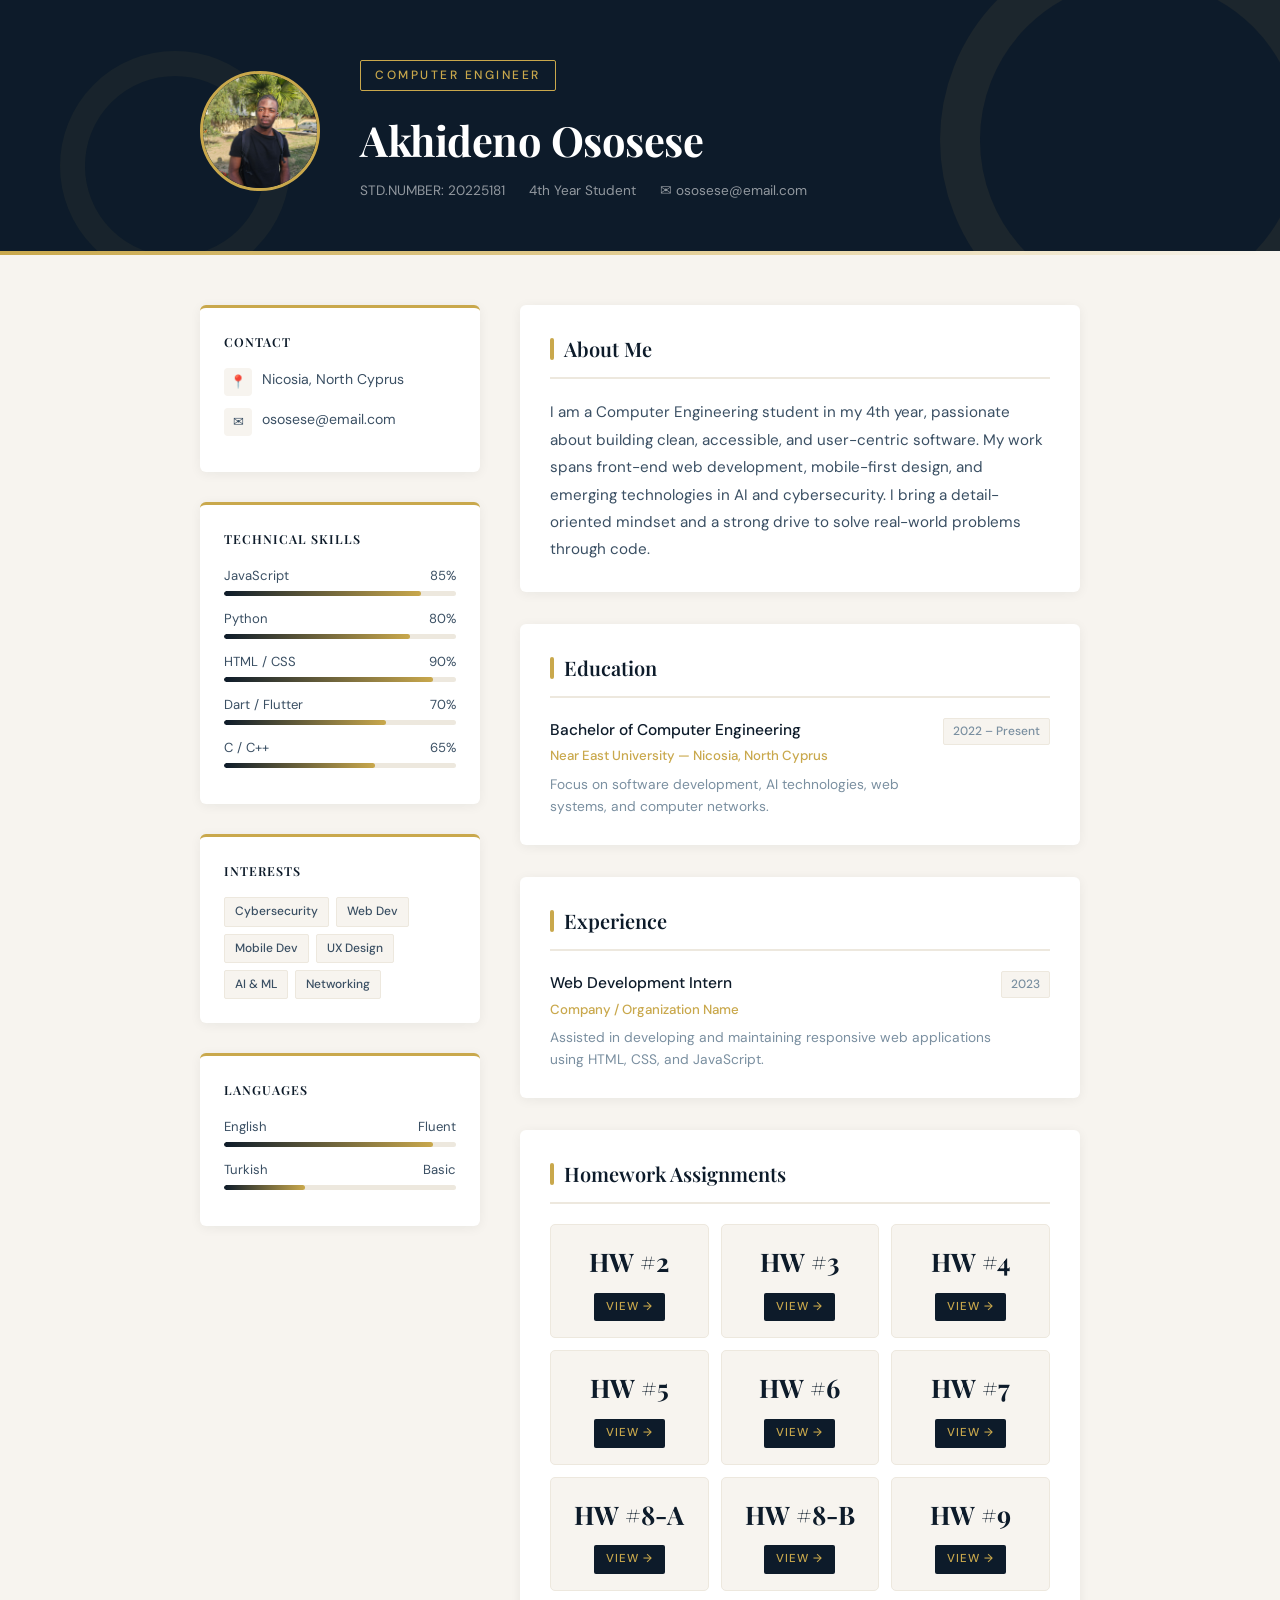
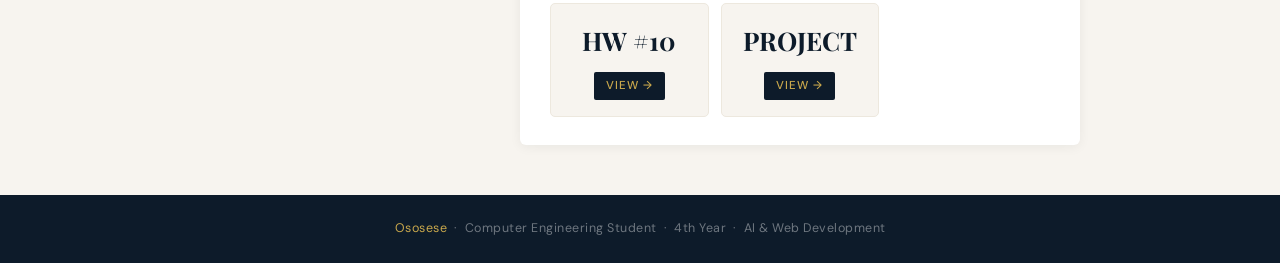
<file: index.html>
<!doctype html>
<html lang="en">
<head>
  <meta charset="UTF-8" />
  <meta name="viewport" content="width=device-width, initial-scale=1.0" />
  <title>Ososese | Computer Engineer</title>
  <link href="https://fonts.googleapis.com/css2?family=Playfair+Display:wght@400;600;700&family=DM+Sans:wght@300;400;500&display=swap" rel="stylesheet" />
  <style>
    :root {
      --gold: #C9A84C;
      --gold-light: #E8D5A3;
      --navy: #0D1B2A;
      --navy-mid: #1A2E42;
      --navy-light: #243B55;
      --cream: #F7F4EF;
      --cream-dark: #EDE8DE;
      --text-dark: #0D1B2A;
      --text-mid: #3A4F63;
      --text-muted: #7A8FA0;
      --white: #ffffff;
    }

    * { margin: 0; padding: 0; box-sizing: border-box; }

    body {
      font-family: 'DM Sans', sans-serif;
      background: var(--cream);
      color: var(--text-dark);
      line-height: 1.6;
    }

    /* ── HEADER ── */
    header {
      background: var(--navy);
      color: var(--white);
      padding: 0;
      position: relative;
      overflow: hidden;
    }

    header::before {
      content: '';
      position: absolute;
      top: -60px; right: -60px;
      width: 320px; height: 320px;
      border-radius: 50%;
      border: 40px solid rgba(201,168,76,0.08);
    }

    header::after {
      content: '';
      position: absolute;
      bottom: -30px; left: 60px;
      width: 180px; height: 180px;
      border-radius: 50%;
      border: 25px solid rgba(201,168,76,0.06);
    }

    .header-inner {
      max-width: 960px;
      margin: 0 auto;
      padding: 60px 40px 50px;
      display: flex;
      align-items: center;
      gap: 40px;
      position: relative;
      z-index: 1;
    }

    .avatar-wrap {
      flex: 0 0 120px;
    }

    .avatar {
      width: 120px; height: 120px;
      border-radius: 50%;
      border: 3px solid var(--gold);
      object-fit: cover;
      display: block;
      background: var(--navy-light);
    }

    .avatar-initials {
      width: 120px; height: 120px;
      border-radius: 50%;
      border: 3px solid var(--gold);
      background: var(--navy-light);
      display: flex; align-items: center; justify-content: center;
      font-family: 'Playfair Display', serif;
      font-size: 2.2rem;
      color: var(--gold);
      font-weight: 600;
    }

    .header-text { flex: 1; }

    .header-text h1 {
      font-family: 'Playfair Display', serif;
      font-size: 2.6rem;
      font-weight: 700;
      letter-spacing: -0.5px;
      color: var(--white);
      margin-bottom: 6px;
    }

    .title-tag {
      display: inline-block;
      font-size: 0.75rem;
      font-weight: 500;
      letter-spacing: 2.5px;
      text-transform: uppercase;
      color: var(--gold);
      border: 1px solid var(--gold);
      padding: 5px 14px;
      border-radius: 2px;
      margin-bottom: 16px;
    }

    .header-meta {
      display: flex;
      gap: 24px;
      flex-wrap: wrap;
      font-size: 0.85rem;
      color: rgba(255,255,255,0.55);
    }

    .header-meta span { display: flex; align-items: center; gap: 6px; }

    /* ── GOLD DIVIDER ── */
    .gold-bar {
      height: 4px;
      background: linear-gradient(90deg, var(--gold) 0%, var(--gold-light) 60%, transparent 100%);
    }

    /* ── LAYOUT ── */
    .page {
      max-width: 960px;
      margin: 0 auto;
      padding: 50px 40px;
      display: grid;
      grid-template-columns: 280px 1fr;
      gap: 40px;
      align-items: start;
    }

    /* ── SIDEBAR ── */
    .sidebar { display: flex; flex-direction: column; gap: 30px; }

    .side-card {
      background: var(--white);
      border-radius: 6px;
      padding: 24px;
      border-top: 3px solid var(--gold);
      box-shadow: 0 2px 12px rgba(13,27,42,0.06);
    }

    .side-card h3 {
      font-family: 'Playfair Display', serif;
      font-size: 1rem;
      font-weight: 600;
      color: var(--navy);
      margin-bottom: 16px;
      text-transform: uppercase;
      letter-spacing: 1px;
      font-size: 0.78rem;
    }

    .contact-item {
      display: flex;
      align-items: flex-start;
      gap: 10px;
      margin-bottom: 12px;
      font-size: 0.88rem;
      color: var(--text-mid);
    }

    .contact-icon {
      width: 28px; height: 28px;
      border-radius: 4px;
      background: var(--cream);
      display: flex; align-items: center; justify-content: center;
      flex: 0 0 28px;
      font-size: 13px;
    }

    .skill-bar-wrap { margin-bottom: 12px; }

    .skill-label {
      display: flex;
      justify-content: space-between;
      font-size: 0.82rem;
      color: var(--text-mid);
      margin-bottom: 5px;
    }

    .skill-bar {
      height: 5px;
      background: var(--cream-dark);
      border-radius: 99px;
      overflow: hidden;
    }

    .skill-fill {
      height: 100%;
      background: linear-gradient(90deg, var(--navy) 0%, var(--gold) 100%);
      border-radius: 99px;
    }

    .tag-list { display: flex; flex-wrap: wrap; gap: 7px; }

    .tag {
      font-size: 0.75rem;
      padding: 4px 10px;
      border-radius: 2px;
      background: var(--cream);
      color: var(--text-mid);
      border: 1px solid var(--cream-dark);
      font-weight: 500;
    }

    /* ── MAIN CONTENT ── */
    .main { display: flex; flex-direction: column; gap: 32px; }

    .section {
      background: var(--white);
      border-radius: 6px;
      padding: 28px 30px;
      box-shadow: 0 2px 12px rgba(13,27,42,0.06);
    }

    .section-title {
      font-family: 'Playfair Display', serif;
      font-size: 1.25rem;
      font-weight: 600;
      color: var(--navy);
      margin-bottom: 20px;
      padding-bottom: 12px;
      border-bottom: 2px solid var(--cream-dark);
      display: flex;
      align-items: center;
      gap: 10px;
    }

    .section-title::before {
      content: '';
      width: 4px; height: 22px;
      background: var(--gold);
      border-radius: 2px;
      display: block;
    }

    .about-text {
      font-size: 0.95rem;
      color: var(--text-mid);
      line-height: 1.8;
    }

    /* Timeline items */
    .timeline-item {
      display: grid;
      grid-template-columns: 1fr auto;
      gap: 8px;
      margin-bottom: 22px;
      padding-bottom: 22px;
      border-bottom: 1px solid var(--cream-dark);
      position: relative;
    }

    .timeline-item:last-child { border-bottom: none; margin-bottom: 0; padding-bottom: 0; }

    .item-title {
      font-weight: 500;
      font-size: 0.97rem;
      color: var(--navy);
      margin-bottom: 3px;
    }

    .item-org {
      font-size: 0.83rem;
      color: var(--gold);
      font-weight: 500;
      margin-bottom: 6px;
    }

    .item-desc {
      font-size: 0.86rem;
      color: var(--text-muted);
      line-height: 1.6;
    }

    .item-date {
      font-size: 0.75rem;
      font-weight: 500;
      color: var(--text-muted);
      white-space: nowrap;
      background: var(--cream);
      padding: 3px 9px;
      border-radius: 2px;
      height: fit-content;
      border: 1px solid var(--cream-dark);
    }

    /* Homework grid */
    .hw-grid {
      display: grid;
      grid-template-columns: repeat(auto-fill, minmax(130px, 1fr));
      gap: 12px;
    }

    .hw-card {
      background: var(--cream);
      border: 1px solid var(--cream-dark);
      border-radius: 5px;
      padding: 16px 12px;
      text-align: center;
      transition: all 0.2s;
    }

    .hw-card:hover {
      border-color: var(--gold);
      transform: translateY(-2px);
      box-shadow: 0 4px 14px rgba(13,27,42,0.08);
    }

    .hw-num {
      font-family: 'Playfair Display', serif;
      font-size: 1.6rem;
      font-weight: 700;
      color: var(--navy);
      margin-bottom: 10px;
    }

    .hw-link {
      display: inline-block;
      background: var(--navy);
      color: var(--gold);
      text-decoration: none;
      font-size: 0.72rem;
      font-weight: 500;
      letter-spacing: 1px;
      padding: 5px 12px;
      border-radius: 2px;
      transition: background 0.2s;
    }

    .hw-link:hover { background: var(--navy-light); }

    .hw-coming {
      display: inline-block;
      background: var(--cream-dark);
      color: var(--text-muted);
      font-size: 0.72rem;
      font-weight: 500;
      letter-spacing: 1px;
      padding: 5px 12px;
      border-radius: 2px;
    }

    /* Footer */
    footer {
      background: var(--navy);
      color: rgba(255,255,255,0.4);
      text-align: center;
      padding: 24px;
      font-size: 0.78rem;
      letter-spacing: 0.5px;
    }

    footer span { color: var(--gold); }

    @media (max-width: 720px) {
      .page { grid-template-columns: 1fr; padding: 30px 20px; }
      .header-inner { flex-direction: column; align-items: flex-start; padding: 40px 24px 36px; }
      .header-text h1 { font-size: 2rem; }
      .hw-grid { grid-template-columns: repeat(3, 1fr); }
    }
  </style>
</head>
<body>

<header>
  <div class="header-inner">
    <div class="avatar-wrap">
  <img src="assets\se.jpg" alt="Profile Photo" class="avatar">
</div>

    <div class="header-text">
      <div class="title-tag">Computer Engineer</div>
      <h1>Akhideno Ososese</h1>
      <div class="header-meta">
        <span>STD.NUMBER: 20225181</span>
        <span> 4th Year Student</span>
        <span>✉ ososese@email.com</span>
      </div>
    </div>
  </div>
</header>
<div class="gold-bar"></div>

<div class="page">

  <!-- SIDEBAR -->
  <aside class="sidebar">

    <div class="side-card">
      <h3>Contact</h3>
      <div class="contact-item">
        <div class="contact-icon">📍</div>
        <div>Nicosia, North Cyprus</div>
      </div>
      <div class="contact-item">
        <div class="contact-icon">✉</div>
        <div>ososese@email.com</div>
      </div>
      
    </div>

    <div class="side-card">
      <h3>Technical Skills</h3>
      <div class="skill-bar-wrap">
        <div class="skill-label"><span>JavaScript</span><span>85%</span></div>
        <div class="skill-bar"><div class="skill-fill" style="width:85%"></div></div>
      </div>
      <div class="skill-bar-wrap">
        <div class="skill-label"><span>Python</span><span>80%</span></div>
        <div class="skill-bar"><div class="skill-fill" style="width:80%"></div></div>
      </div>
      <div class="skill-bar-wrap">
        <div class="skill-label"><span>HTML / CSS</span><span>90%</span></div>
        <div class="skill-bar"><div class="skill-fill" style="width:90%"></div></div>
      </div>
      <div class="skill-bar-wrap">
        <div class="skill-label"><span>Dart / Flutter</span><span>70%</span></div>
        <div class="skill-bar"><div class="skill-fill" style="width:70%"></div></div>
      </div>
      <div class="skill-bar-wrap">
        <div class="skill-label"><span>C / C++</span><span>65%</span></div>
        <div class="skill-bar"><div class="skill-fill" style="width:65%"></div></div>
      </div>
    </div>

    <div class="side-card">
      <h3>Interests</h3>
      <div class="tag-list">
        <span class="tag">Cybersecurity</span>
        <span class="tag">Web Dev</span>
        <span class="tag">Mobile Dev</span>
        <span class="tag">UX Design</span>
        <span class="tag">AI & ML</span>
        <span class="tag">Networking</span>
      </div>
    </div>

    <div class="side-card">
      <h3>Languages</h3>
      <div class="skill-bar-wrap">
        <div class="skill-label"><span>English</span><span>Fluent</span></div>
        <div class="skill-bar"><div class="skill-fill" style="width:90%"></div></div>
      </div>
      
      <div class="skill-bar-wrap">
        <div class="skill-label"><span>Turkish</span><span>Basic</span></div>
        <div class="skill-bar"><div class="skill-fill" style="width:35%"></div></div>
      </div>
    </div>

  </aside>

  <!-- MAIN -->
  <main class="main">

    <div class="section">
      <div class="section-title">About Me</div>
      <p class="about-text">
        I am a Computer Engineering student in my 4th year, passionate about building clean, accessible, and user-centric software. My work spans front-end web development, mobile-first design, and emerging technologies in AI and cybersecurity. I bring a detail-oriented mindset and a strong drive to solve real-world problems through code.
      </p>
    </div>

    <div class="section">
      <div class="section-title">Education</div>
      <div class="timeline-item">
        <div>
          <div class="item-title">Bachelor of Computer Engineering</div>
          <div class="item-org">Near East University — Nicosia, North Cyprus</div>
          <div class="item-desc">Focus on software development, AI technologies, web systems, and computer networks.</div>
        </div>
        <div class="item-date">2022 – Present</div>
      </div>
      
    </div>

    <div class="section">
      <div class="section-title">Experience</div>
     
      <div class="timeline-item">
        <div>
          <div class="item-title">Web Development Intern</div>
          <div class="item-org">Company / Organization Name</div>
          <div class="item-desc">Assisted in developing and maintaining responsive web applications using HTML, CSS, and JavaScript.</div>
        </div>
        <div class="item-date">2023</div>
      </div>
    </div>

    <div class="section">
      <div class="section-title">Homework Assignments</div>
      <div class="hw-grid">
        <div class="hw-card">
          <div class="hw-num">HW #2</div>
          <a href="hw2/006-HW-2.pdf" class="hw-link">VIEW →</a>
        </div>
        <div class="hw-card">
          <div class="hw-num">HW #3</div>
          <a href="hw3/006-HW-3.pdf" class="hw-link">VIEW →</a>
        </div>
        <div class="hw-card">
          <div class="hw-num">HW #4</div>
          <a href="hw4/006-HW-4.pdf" class="hw-link">VIEW →</a>
        </div>
        <div class="hw-card">
          <div class="hw-num">HW #5</div>
          <a href="hw5/006-HW-5.pdf" class="hw-link">VIEW →</a>
        </div>
        <div class="hw-card">
          <div class="hw-num">HW #6</div>
          <a href="hw6/006-HW-6.pdf" class="hw-link">VIEW →</a>
        </div>
        <div class="hw-card">
          <div class="hw-num">HW #7</div>
          <a href="hw7/006-HW-7.pdf" class="hw-link">VIEW →</a>
        </div>
        <div class="hw-card">
          <div class="hw-num">HW #8-A</div>
          <a href="hw8/movie8.html" class="hw-link">VIEW →</a>
        </div>
        <div class="hw-card">
          <div class="hw-num">HW #8-B</div>
          <a href="hw8/analysis.html" class="hw-link">VIEW →</a>
        </div>
        <div class="hw-card">
          <div class="hw-num">HW #9</div>
          <a href="hw9/form9.html" class="hw-link">VIEW →</a>
        </div>
        <div class="hw-card">
          <div class="hw-num">HW #10</div>
          <a href="hw10/survey.html" class="hw-link">VIEW →</a>
        </div>
        <div class="hw-card">
          <div class="hw-num">PROJECT</div>
          <a href="project/project.html" class="hw-link">VIEW →</a>
        </div>
      </div>
    </div>

  </main>
</div>

<footer>
  <p><span>Ososese</span> &nbsp;·&nbsp; Computer Engineering Student &nbsp;·&nbsp; 4th Year &nbsp;·&nbsp; AI & Web Development</p>
</footer>

</body>
</html>
</file>
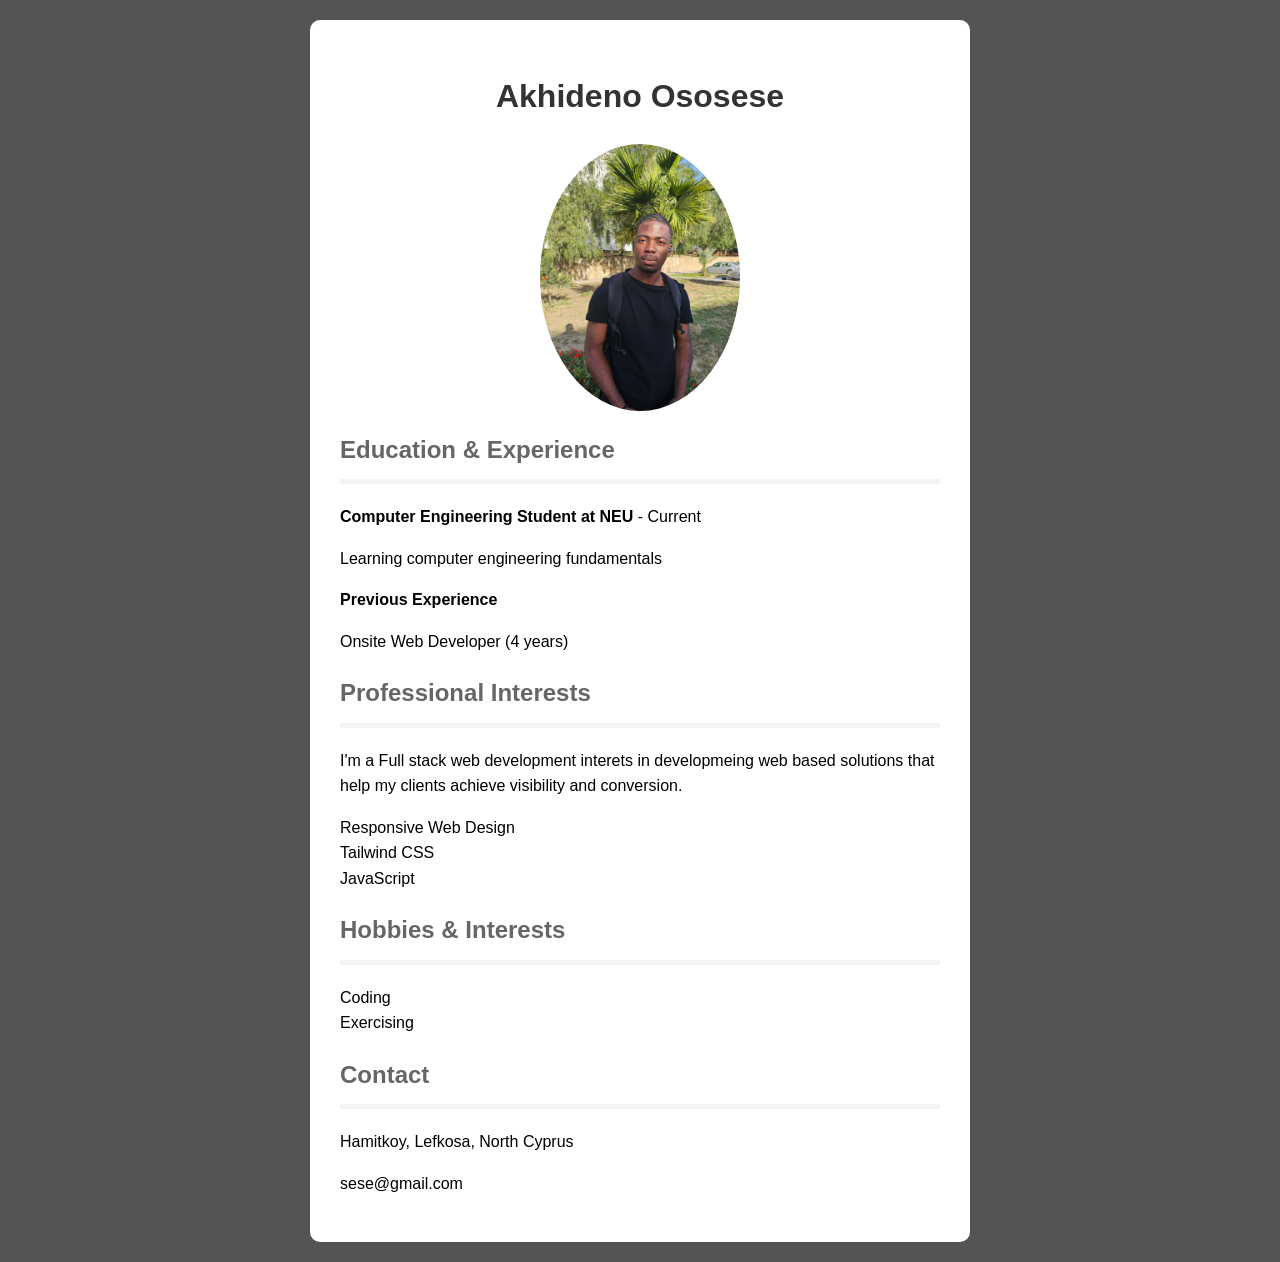
<file: hw1/index.html>
<!doctype html>
<html lang="en">
  <head>
    <meta charset="UTF-8" />
    <meta name="viewport" content="width=device-width, initial-scale=1.0" />
    <title>HomePage</title>
    <link rel="stylesheet" href="style.css" />
  </head>
  <body>
    <div class="container">
      <h1>Akhideno Ososese</h1>

      <img src="assets\se.jpg" alt="Mohd Abdurehman - Profile Photo" />

      <h2>Education & Experience</h2>
      <p><b>Computer Engineering Student at NEU</b> - Current</p>
      <p>Learning computer engineering fundamentals</p>
      <p><b>Previous Experience</b></p>
      <p>Onsite Web Developer (4 years)</p>

      <h2>Professional Interests</h2>
      <p>
        I'm a Full stack web development interets in developmeing web based solutions that help my clients achieve visibility and conversion.
      </p>
      <ul>
        <li>Responsive Web Design</li>
        <li>Tailwind CSS</li>
        <li>JavaScript</li>
      </ul>

      <h2>Hobbies & Interests</h2>
      <ul>
        <li>Coding</li>
        <li>Exercising</li>
      </ul>

      <h2>Contact</h2>
      <p>Hamitkoy, Lefkosa, North Cyprus</p>
      <p>sese@gmail.com</p>
    </div>
  </body>
</html>
</file>
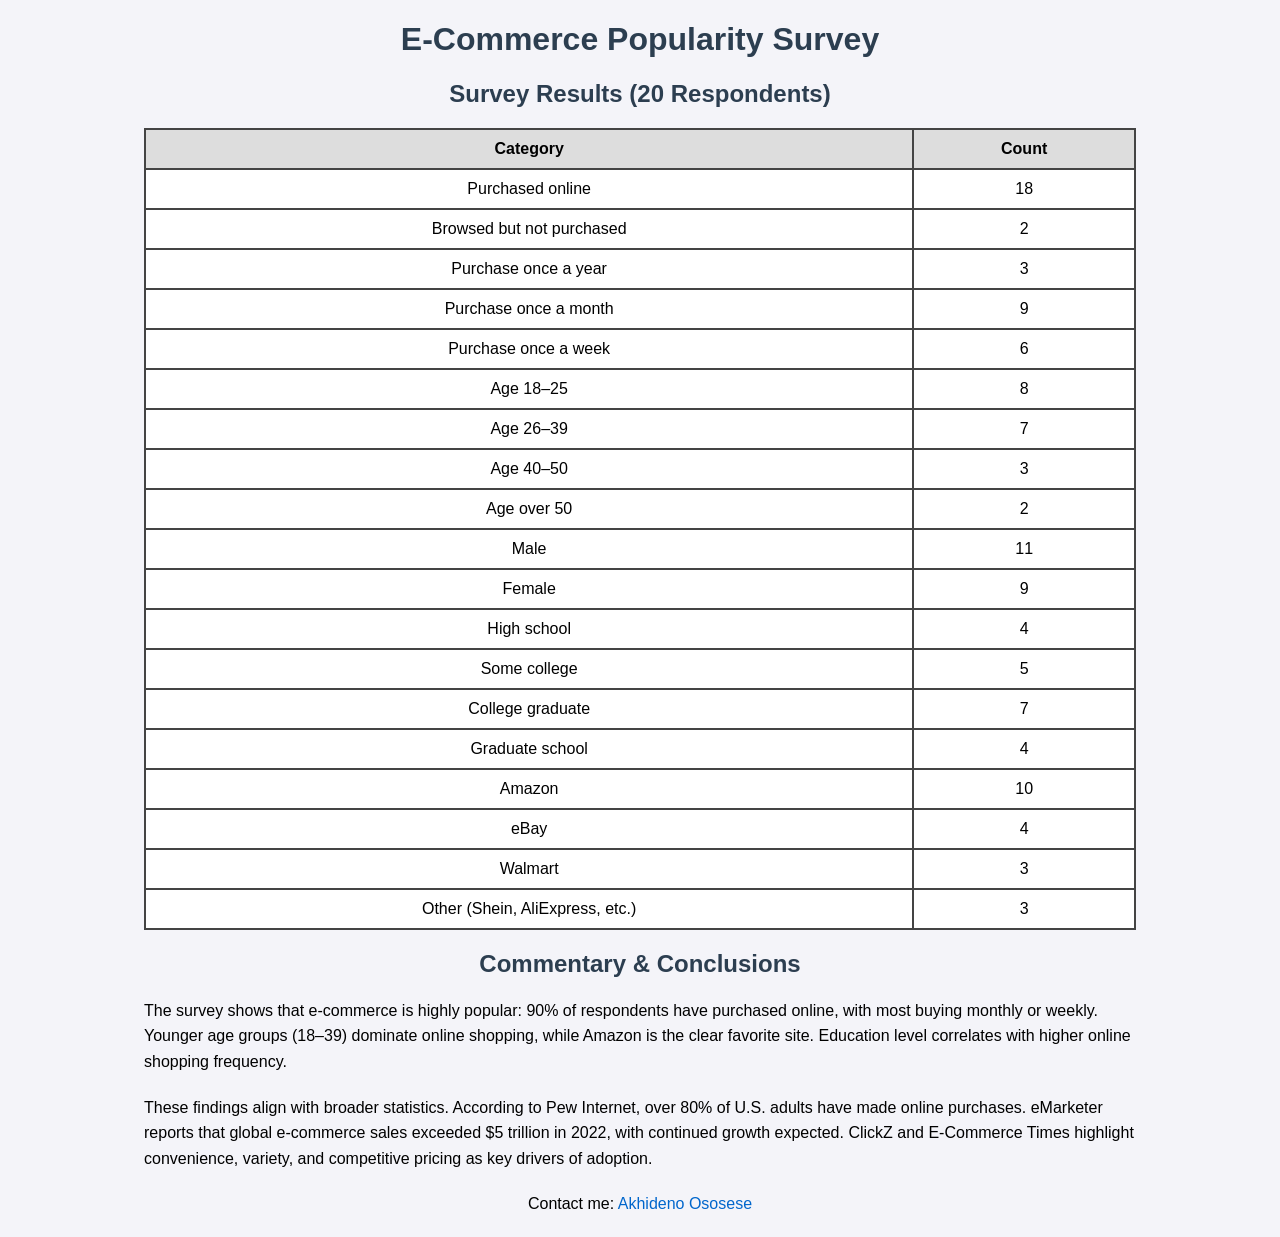
<file: hw10/survey.html>
<!DOCTYPE html>
<html lang="en">
<head>
  <meta charset="UTF-8">
  <title>E-Commerce Popularity Survey</title>
  <style>
    body {
      font-family: Arial, sans-serif;
      background-color: #f4f4f9;
      margin: 20px;
    }
    h1, h2 {
      text-align: center;
      color: #2c3e50;
    }
    table {
      width: 80%;
      margin: 20px auto;
      border-collapse: collapse;
      background-color: #ffffff;
    }
    th, td {
      border: 2px solid #444;
      padding: 10px;
      text-align: center;
    }
    th {
      background-color: #ddd;
    }
    p {
      width: 80%;
      margin: 20px auto;
      line-height: 1.6;
    }
    a {
      color: #0066cc;
      text-decoration: none;
    }
    a:hover {
      text-decoration: underline;
    }
  </style>
</head>
<body>
  <h1>E-Commerce Popularity Survey</h1>
  <h2>Survey Results (20 Respondents)</h2>

  <table>
    <tr><th>Category</th><th>Count</th></tr>
    <tr><td>Purchased online</td><td>18</td></tr>
    <tr><td>Browsed but not purchased</td><td>2</td></tr>
    <tr><td>Purchase once a year</td><td>3</td></tr>
    <tr><td>Purchase once a month</td><td>9</td></tr>
    <tr><td>Purchase once a week</td><td>6</td></tr>
    <tr><td>Age 18–25</td><td>8</td></tr>
    <tr><td>Age 26–39</td><td>7</td></tr>
    <tr><td>Age 40–50</td><td>3</td></tr>
    <tr><td>Age over 50</td><td>2</td></tr>
    <tr><td>Male</td><td>11</td></tr>
    <tr><td>Female</td><td>9</td></tr>
    <tr><td>High school</td><td>4</td></tr>
    <tr><td>Some college</td><td>5</td></tr>
    <tr><td>College graduate</td><td>7</td></tr>
    <tr><td>Graduate school</td><td>4</td></tr>
    <tr><td>Amazon</td><td>10</td></tr>
    <tr><td>eBay</td><td>4</td></tr>
    <tr><td>Walmart</td><td>3</td></tr>
    <tr><td>Other (Shein, AliExpress, etc.)</td><td>3</td></tr>
  </table>

  <h2>Commentary & Conclusions</h2>
  <p>
    The survey shows that e-commerce is highly popular: 90% of respondents have purchased online, 
    with most buying monthly or weekly. Younger age groups (18–39) dominate online shopping, 
    while Amazon is the clear favorite site. Education level correlates with higher online shopping frequency.
  </p>
  <p>
    These findings align with broader statistics. According to Pew Internet, over 80% of U.S. adults 
    have made online purchases. eMarketer reports that global e-commerce sales exceeded $5 trillion in 2022, 
    with continued growth expected. ClickZ and E-Commerce Times highlight convenience, variety, and 
    competitive pricing as key drivers of adoption.
  </p>

  <p style="text-align:center;">
    Contact me: <a href="mailto:akhidenoososese.com">Akhideno Ososese</a>
  </p>
</body>
</html>
</file>
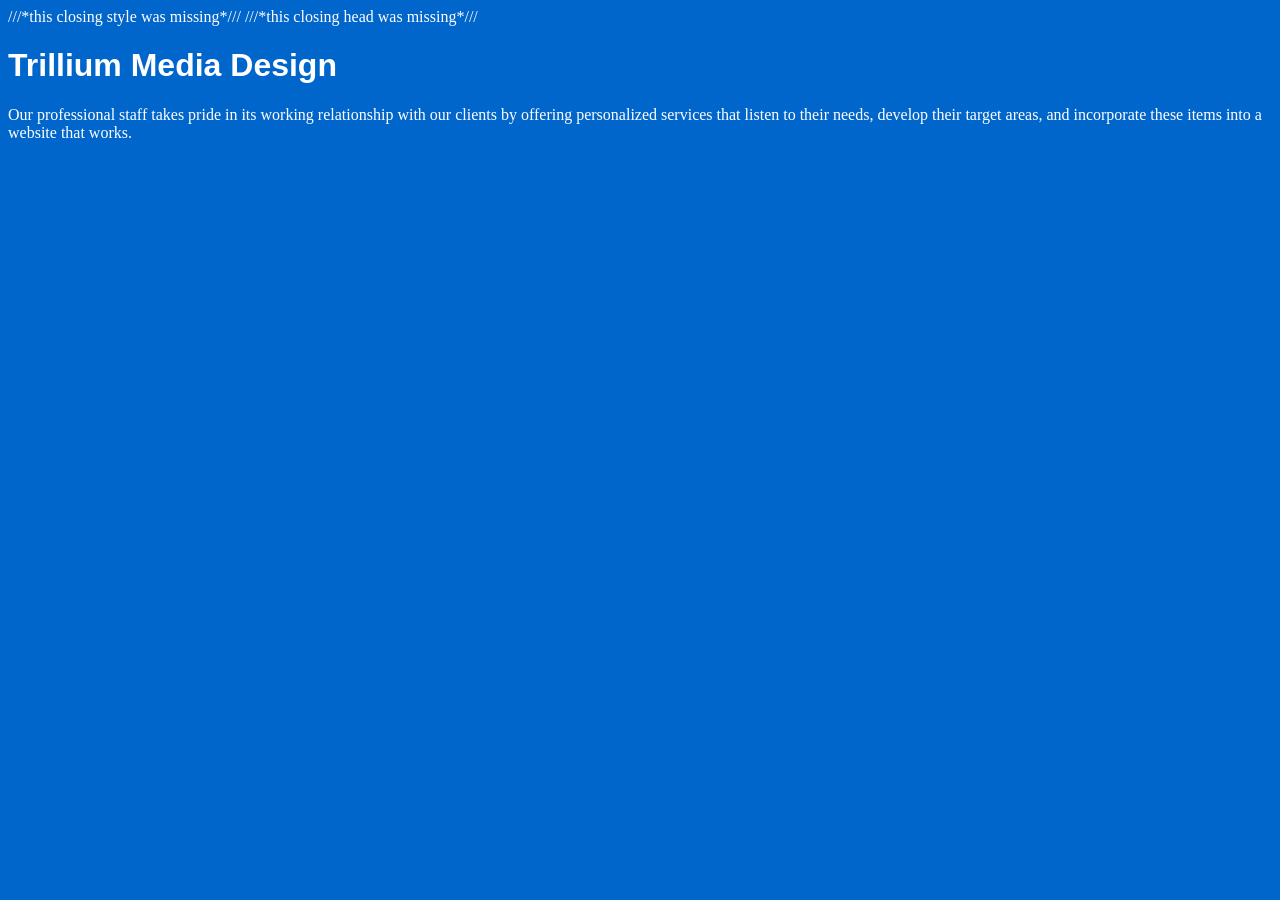
<file: hw3/Question_1.html>
<!doctype html>
<html lang="en">
  <head>
    <title>Trillium Media Design</title>
    <meta charset="utf-8" />
    <style>
      body {
        background-color: #0066cc;
        color: #ffffff; /*this color has a good contrast with the background*/
      }
      header {
        font-family: Arial, sans-serif;
      }
    </style>
    ///*this closing style was missing*///
  </head>
  ///*this closing head was missing*///
  <body>
    <header><h1>Trillium Media Design</h1></header>
    <p>
      Our professional staff takes pride in its working relationship with our
      clients by offering personalized services that listen to their needs,
      develop their target areas, and incorporate these items into a website
      that works.
    </p>
  </body>
</html>
</file>
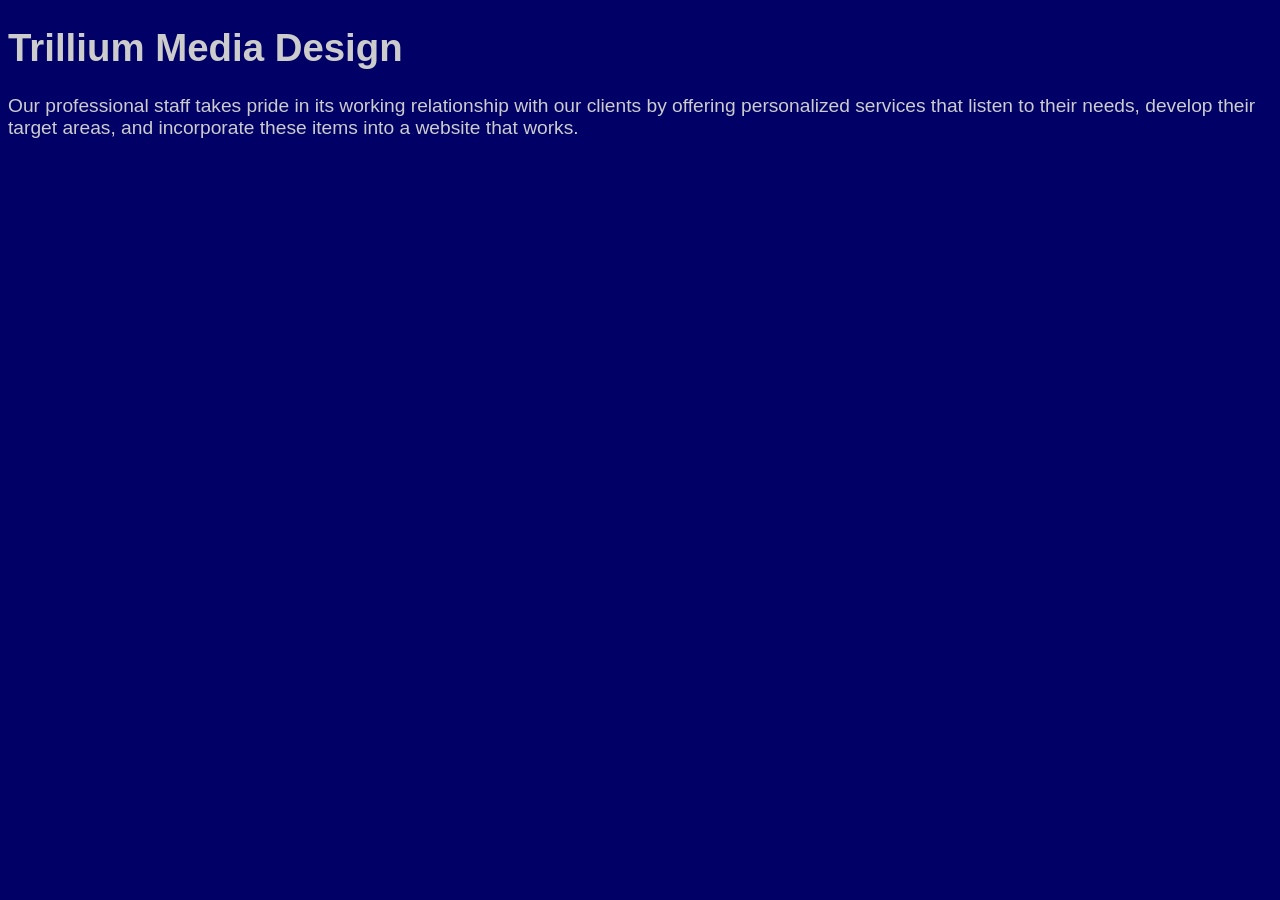
<file: hw3/Question_2.html>
<!doctype html>
<html lang="en">
  <head>
    <title>Trillium Media Design</title>
    <meta charset="utf-8" />
    <style>
      body {
        background-color: #000066;
        color: #cccccc;
        font-family: Arial, sans-serif;
        font-size: 1.2em;
      }
    </style>
    <!-- this closing style was missing -->
  </head>
  <body>
    <header><h1>Trillium Media Design</h1></header>
    <main>
      <p>
        Our professional staff takes pride in its working relationship with our
        clients by offering personalized services that listen to their needs,
        develop their target areas, and incorporate these items into a website
        that works.
      </p>
    </main>
  </body>
</html>
</file>
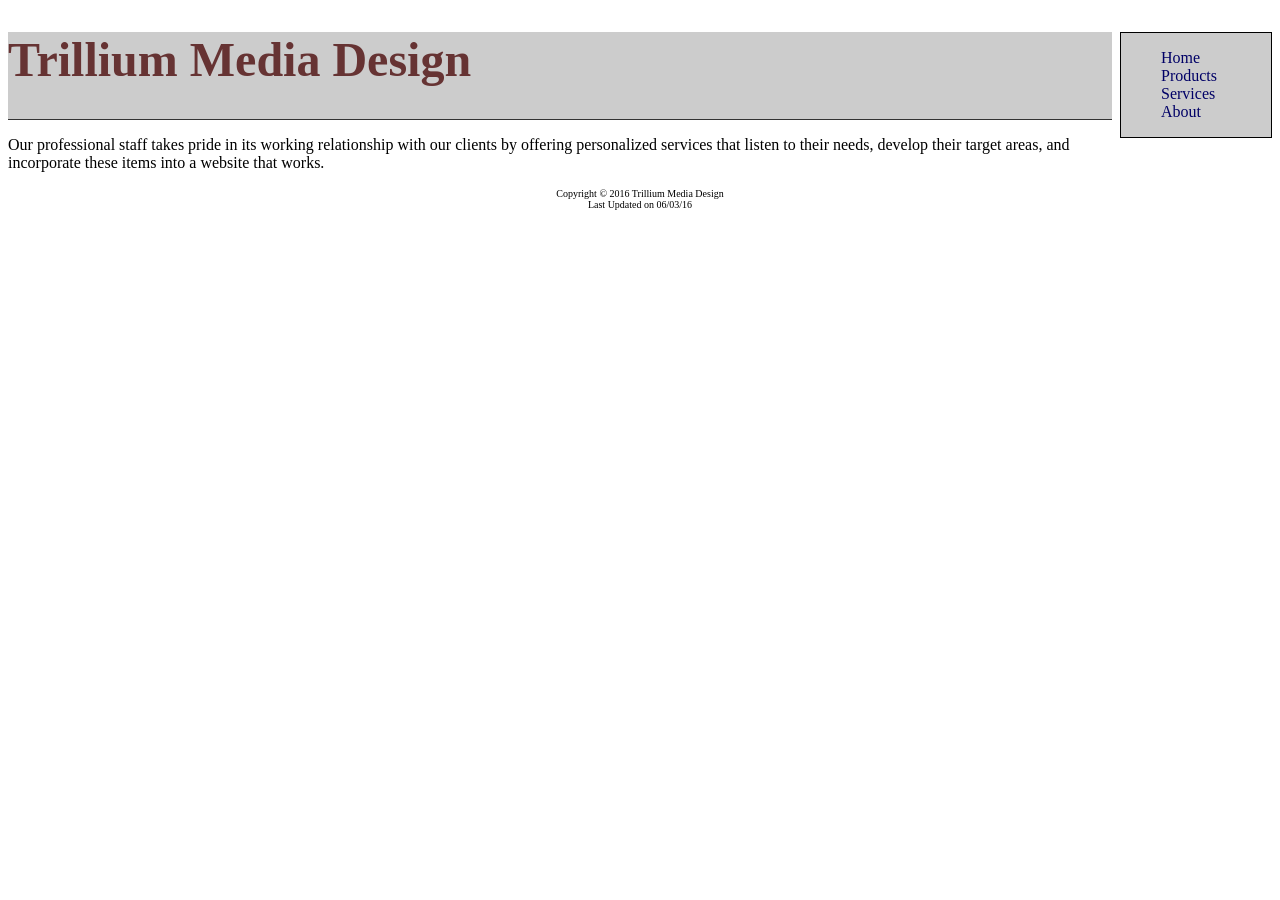
<file: hw6/Question5.html>
<!doctype html>
<html lang="en">
  <head>
    <title>Trillium Media Design</title>
    <meta charset="utf-8" />
    <style>
      nav {
        float: right; /* Move the navigation to the right */
        width: 150px; /* Set a fixed width for the navigation */
        background-color: #cccccc;
        border: 1px solid #000000; /* Add a border to the navigation */
      }
      header {
        background-color: #cccccc;
        color: #663333;
        font-size: x-large;
        border-bottom: 1px solid #333333;
      }
      main {
        margin-right: 160px; /* Add margin to the right to 
        avoid overlap with the navigation */
      }
      footer {
        font-size: x-small;
        text-align: center;
        clear: both; /* Ensure the footer is below the navigation */
      }
      nav a {
        /* Style the links in the navigation */
        color: #000066;
        text-decoration: none;
      }
      ul {
        list-style-type: none; /* Remove bullet points from the list */
      }
    </style>
  </head>
  <body>
    <nav>
      <ul>
        <li><a href="index.html">Home</a></li>
        <li><a href="products.html">Products</a></li>
        <li><a href="services.html">Services</a></li>
        <li><a href="about.html">About</a></li>
      </ul>
    </nav>
    <main>
      <header>
        <h1>Trillium Media Design</h1>
      </header>
      <p>
        Our professional staff takes pride in its working relationship with our
        clients by offering personalized services that listen to their needs,
        develop their target areas, and incorporate these items into a website
        that works.
      </p>
    </main>
    <footer>
      Copyright &copy; 2016 Trillium Media Design<br />
      Last Updated on 06/03/16
    </footer>
  </body>
</html>
</file>
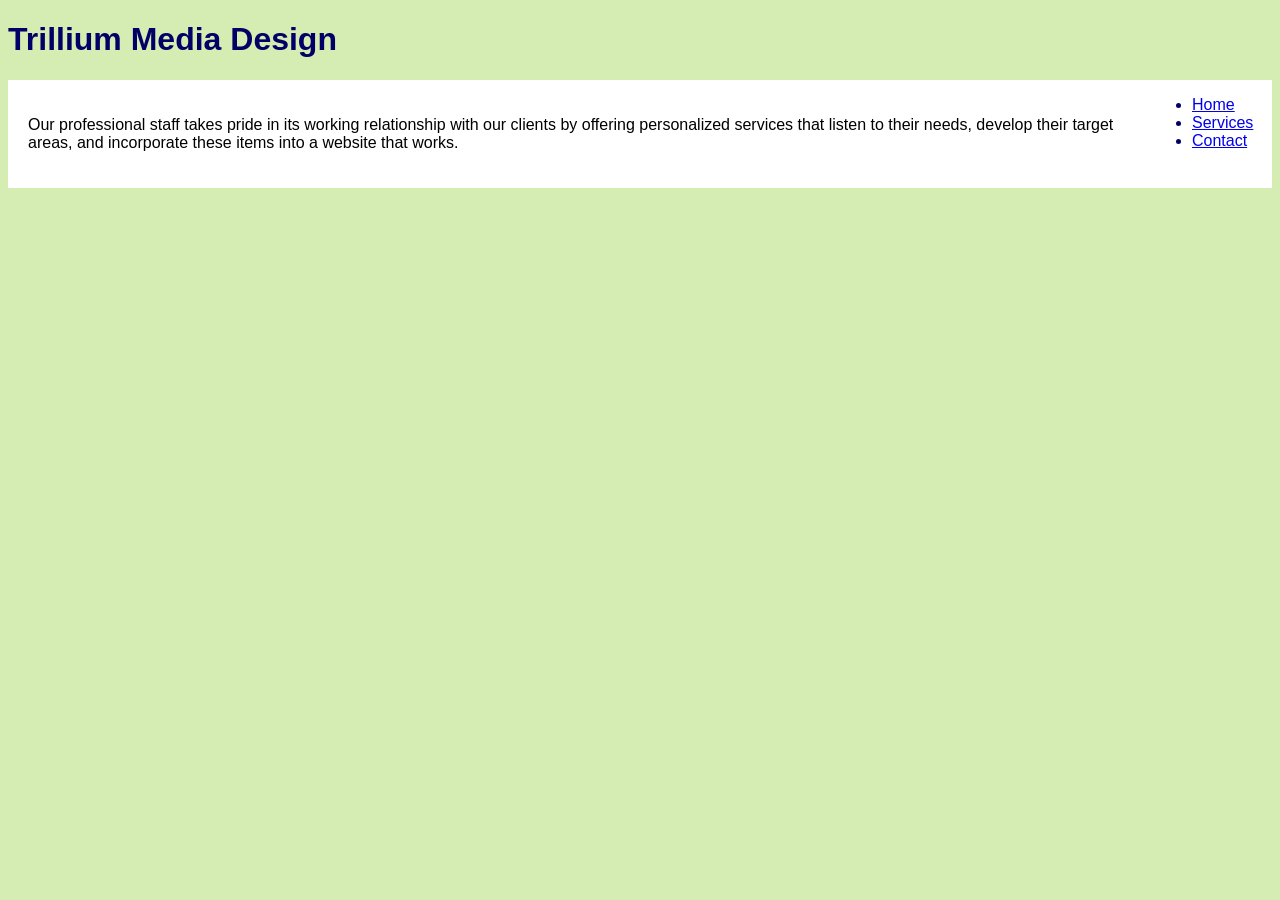
<file: hw7/Question4.html>
<!doctype html>
<html lang="en">
  <head>
    <title>Find the Error</title>
    <meta charset="utf-8" />
    <style>
      body {
        background-color: #d5edb3;
        color: #000066;
        font-family: Verdana, Arial, sans-serif;
      }
      nav {
        float: right; /*This is the error that makes 
        the navbar to the left we corrected it by adjusting*/
        width: 120px;
      }
      main {
        padding: 20px 150px 20px 20px;
        background-color: #ffffff;
        color: #000000;
      }
    </style>
  </head>
  <body>
    <header role="banner">
      <h1>Trillium Media Design</h1>
    </header>
    <nav role="navigation">
      <ul>
        <li><a href="index.html">Home</a></li>
        <li><a href="services.html">Services</a></li>
        <li><a href="contact.html">Contact</a></li>
      </ul>
    </nav>
    <main role="main">
      <p>
        Our professional staff takes pride in its working relationship with our
        clients by offering personalized services that listen to their needs,
        develop their target areas, and incorporate these items into a website
        that works.
      </p>
    </main>
  </body>
</html>
</file>
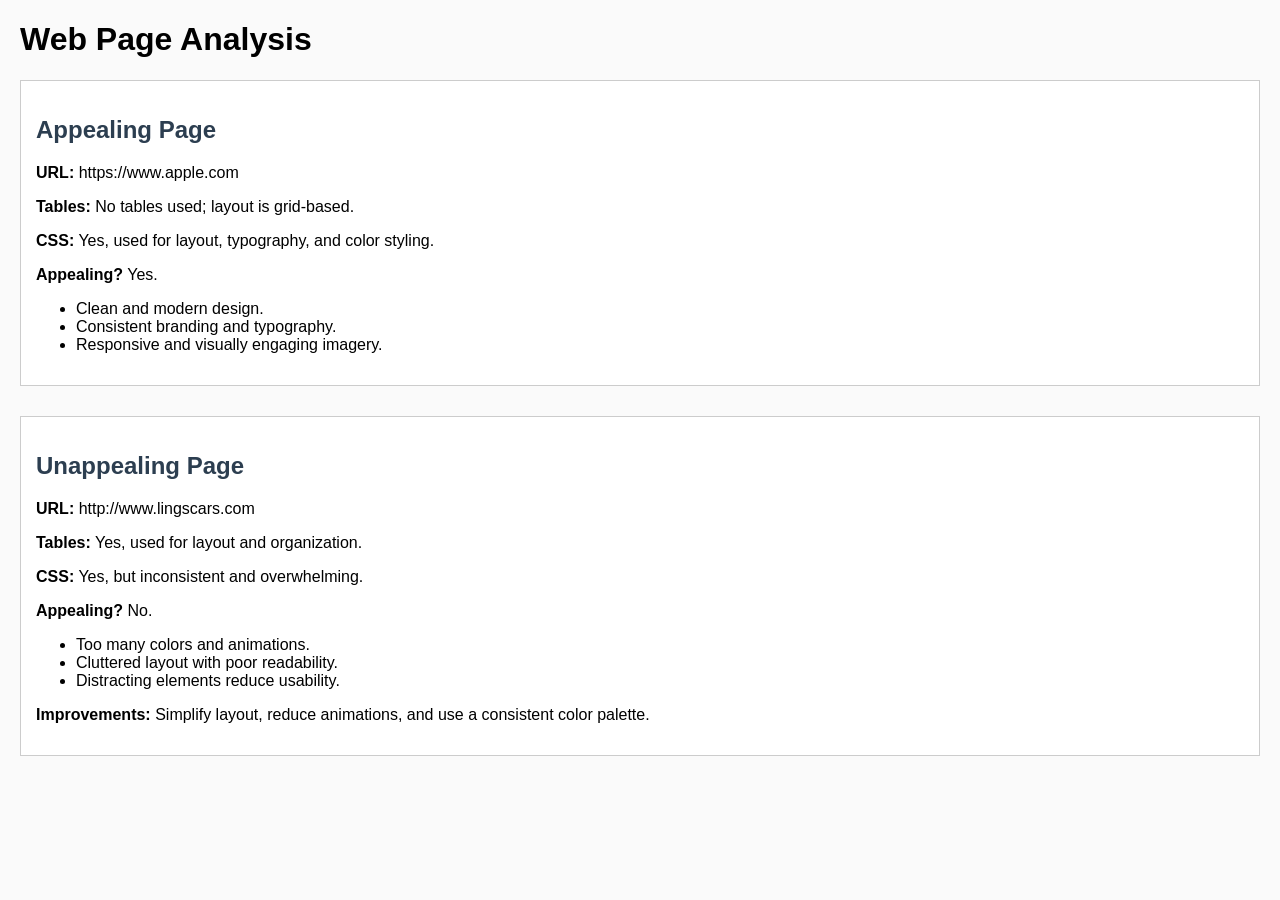
<file: hw8/analysis.html>
<!DOCTYPE html>
<html lang="en">
<head>
  <meta charset="UTF-8">
  <title>Web Page Analysis</title>
  <style>
    body {
      font-family: Verdana, sans-serif;
      margin: 20px;
      background-color: #fafafa;
    }
    h2 {
      color: #2c3e50;
    }
    .analysis {
      margin-bottom: 30px;
      padding: 15px;
      border: 1px solid #ccc;
      background-color: #ffffff;
    }
  </style>
</head>
<body>
  <h1>Web Page Analysis</h1>

  <div class="analysis">
    <h2>Appealing Page</h2>
    <p><strong>URL:</strong> https://www.apple.com</p>
    <p><strong>Tables:</strong> No tables used; layout is grid-based.</p>
    <p><strong>CSS:</strong> Yes, used for layout, typography, and color styling.</p>
    <p><strong>Appealing?</strong> Yes.</p>
    <ul>
      <li>Clean and modern design.</li>
      <li>Consistent branding and typography.</li>
      <li>Responsive and visually engaging imagery.</li>
    </ul>
  </div>

  <div class="analysis">
    <h2>Unappealing Page</h2>
    <p><strong>URL:</strong> http://www.lingscars.com</p>
    <p><strong>Tables:</strong> Yes, used for layout and organization.</p>
    <p><strong>CSS:</strong> Yes, but inconsistent and overwhelming.</p>
    <p><strong>Appealing?</strong> No.</p>
    <ul>
      <li>Too many colors and animations.</li>
      <li>Cluttered layout with poor readability.</li>
      <li>Distracting elements reduce usability.</li>
    </ul>
    <p><strong>Improvements:</strong> Simplify layout, reduce animations, and use a consistent color palette.</p>
  </div>
</body>
</html>
</file>
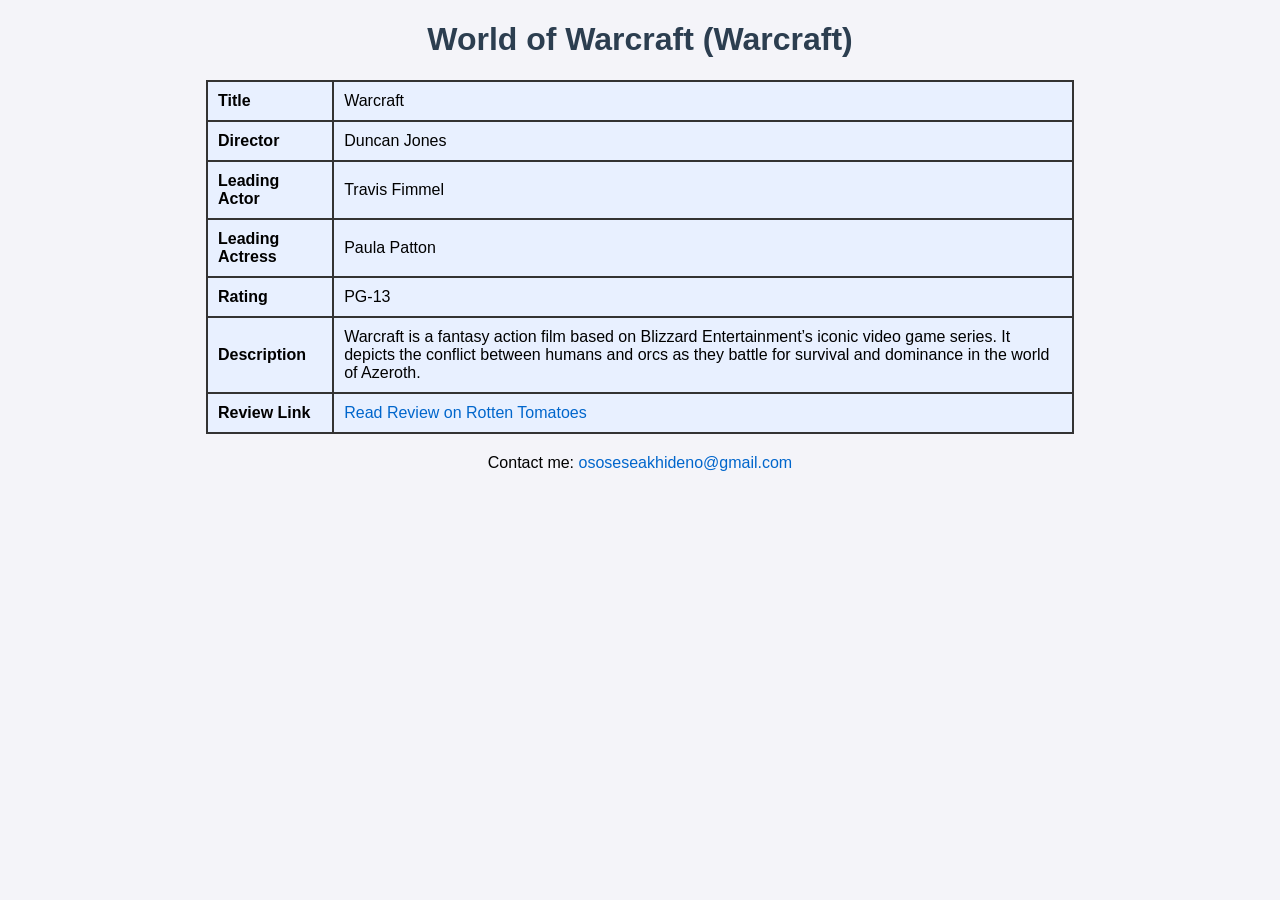
<file: hw8/movie8.html>
<!DOCTYPE html>
<html lang="en">
<head>
  <meta charset="UTF-8">
  <title>World of Warcraft Movie</title>
  <style>
    body {
      font-family: Arial, sans-serif;
      background-color: #f4f4f9;
      margin: 20px;
    }
    table {
      width: 70%;
      border-collapse: collapse;
      margin: 20px auto;
      background-color: #e8f0ff;
    }
    td {
      border: 2px solid #333;
      padding: 10px;
    }
    h1 {
      text-align: center;
      color: #2c3e50;
    }
    a {
      color: #0066cc;
      text-decoration: none;
    }
    a:hover {
      text-decoration: underline;
    }
  </style>
</head>
<body>
  <h1>World of Warcraft (Warcraft)</h1>
  <table>
    <tr>
      <td><strong>Title</strong></td>
      <td>Warcraft</td>
    </tr>
    <tr>
      <td><strong>Director</strong></td>
      <td>Duncan Jones</td>
    </tr>
    <tr>
      <td><strong>Leading Actor</strong></td>
      <td>Travis Fimmel</td>
    </tr>
    <tr>
      <td><strong>Leading Actress</strong></td>
      <td>Paula Patton</td>
    </tr>
    <tr>
      <td><strong>Rating</strong></td>
      <td>PG-13</td>
    </tr>
    <tr>
      <td><strong>Description</strong></td>
      <td>
        Warcraft is a fantasy action film based on Blizzard Entertainment’s iconic video game series. 
        It depicts the conflict between humans and orcs as they battle for survival and dominance in the world of Azeroth.
      </td>
    </tr>
    <tr>
      <td><strong>Review Link</strong></td>
      <td>
        <a href="https://www.rottentomatoes.com/m/warcraft" target="_blank">
          Read Review on Rotten Tomatoes
        </a>
      </td>
    </tr>
  </table>

  <p style="text-align:center;">
    Contact me: <a href="mailto:ososeseakhideno@gmail.com">ososeseakhideno@gmail.com</a>
  </p>
</body>
</html>
</file>
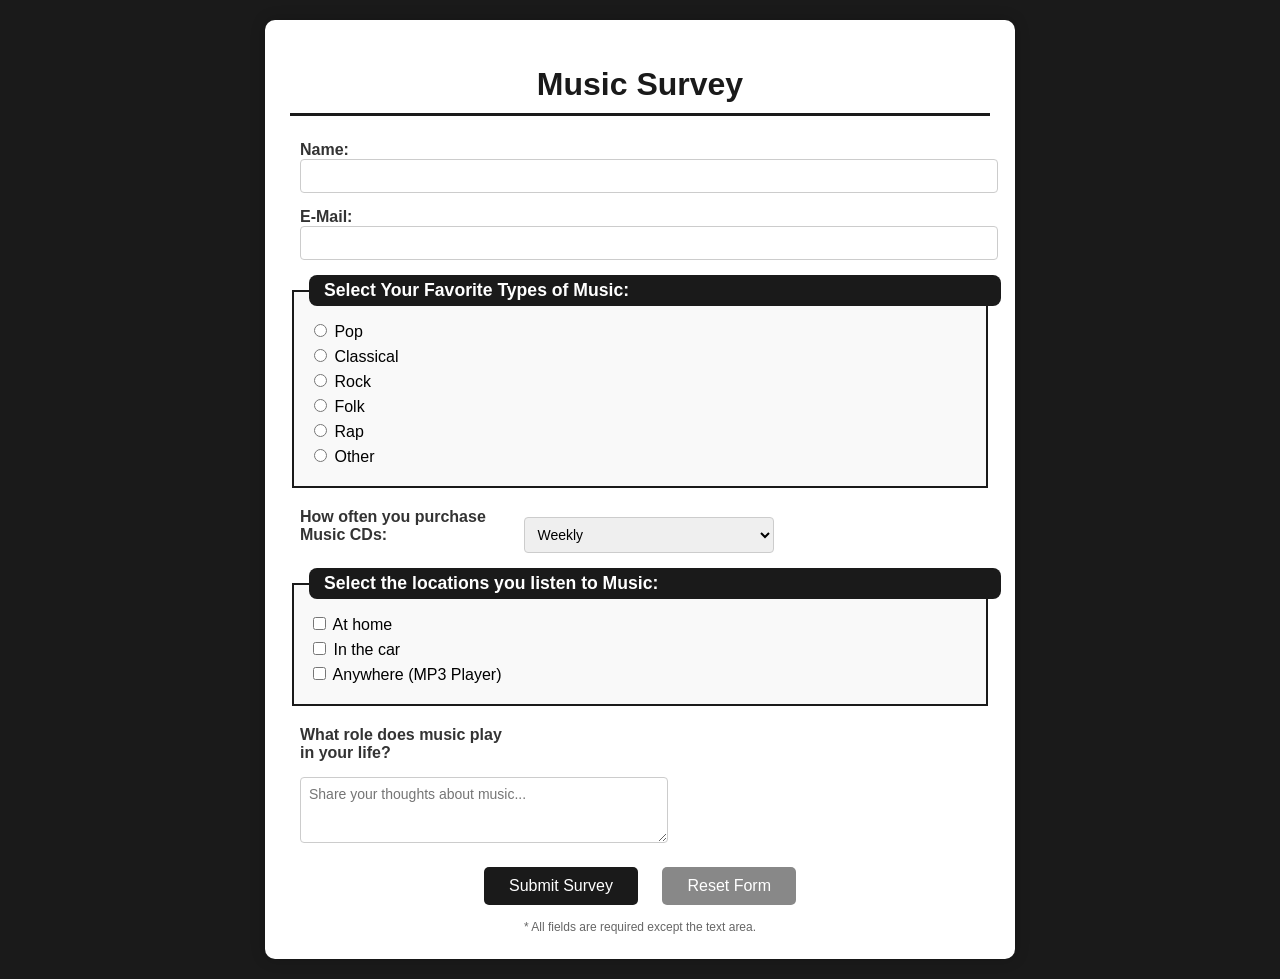
<file: hw9/form9.html>
<!doctype html>
<html lang="en">
  <head>
    <meta charset="UTF-8" />
    <meta name="viewport" content="width=device-width, initial-scale=1.0" />
    <title>Music Survey - Form 9</title>
    <style>
      body {
        font-family: Arial, sans-serif;
        background-color: #1a1a1a;
        margin: 0;
        padding: 20px;
      }
      .container {
        max-width: 700px;
        margin: 0 auto;
        background-color: white;
        padding: 25px;
        border-radius: 10px;
        box-shadow: 0 0 15px rgba(0, 0, 0, 0.2);
      }
      h1 {
        text-align: center;
        color: #1a1a1a;
        border-bottom: 3px solid #1a1a1a;
        padding-bottom: 10px;
        margin-bottom: 25px;
      }
      fieldset {
        border: 2px solid #1a1a1a;
        border-radius: px;
        margin-bottom: 20px;
        padding: 15px;
        background-color: #f9f9f9;
      }
      legend {
        width: 100%;
        background-color: #1a1a1a;
        color: white;
        padding: 5px 15px;
        border-radius: 8px;
        font-weight: bold;
        font-size: 1.1em;
      }
      .form-row {
        margin-bottom: 15px;
        padding: 0px 10px;
      }
      label {
        display: inline-block;
        width: 220px;
        font-weight: bold;
        color: #333;
      }
      input[type="text"],
      input[type="email"],
      textarea,
      select {
        padding: 8px;
        border: 1px solid #ccc;
        border-radius: 4px;
        font-size: 14px;
        width: 250px;
      }
      textarea {
        width: 350px;
        font-family: Arial, sans-serif;
      }
      .radio-group,
      .checkbox-group {
        display: inline-block;
        vertical-align: top;
      }
      .radio-group label,
      .checkbox-group label {
        display: inline-block;
        width: auto;
        font-weight: normal;
        margin-right: 15px;
      }
      .radio-group div,
      .checkbox-group div {
        margin-bottom: 5px;
      }
      .button-row {
        text-align: center;
        margin-top: 20px;
      }
      button {
        background-color: #1a1a1a;
        color: white;
        border: none;
        padding: 10px 25px;
        font-size: 16px;
        border-radius: 5px;
        cursor: pointer;
        margin: 0 10px;
      }
      button[type="reset"] {
        background-color: #888;
      }
      button:hover {
        opacity: 0.9;
      }
      .note {
        font-size: 12px;
        color: #666;
        text-align: center;
        margin-top: 15px;
      }
    </style>
  </head>
  <body>
    <div class="container">
      <h1>Music Survey</h1>

      <form
        action="http://www.uyar.com/teaching/ecc006/2017spring/login.php"
        method="post"
      >
        <div class="form-row">
          <label for="name">Name:</label>
          <input type="text" id="name" name="name" required style="width: 100%;" />
        </div>

        <div class="form-row">
          <label for="email">E-Mail:</label>
          <input type="email" id="email" name="email" required style="width: 100%;" />
        </div>

        <fieldset>
          <legend>Select Your Favorite Types of Music:</legend>
          <div class="radio-group">
            <div><input type="radio" name="favMusic" value="pop" /> Pop</div>
            <div>
              <input type="radio" name="favMusic" value="classical" /> Classical
            </div>
            <div><input type="radio" name="favMusic" value="rock" /> Rock</div>
            <div><input type="radio" name="favMusic" value="folk" /> Folk</div>
            <div><input type="radio" name="favMusic" value="rap" /> Rap</div>
            <div>
              <input type="radio" name="favMusic" value="other" /> Other
            </div>
          </div>
        </fieldset>

        <div class="form-row">
          <label for="purchase">How often you purchase Music CDs:</label>
          <select id="purchase" name="purchase">
            <option value="weekly">Weekly</option>
            <option value="year">A few CDs each year</option>
            <option value="monthly">Monthly</option>
            <option value="never">Never purchase</option>
          </select>
        </div>

        <fieldset>
          <legend>Select the locations you listen to Music:</legend>
          <div class="checkbox-group">
            <div>
              <input type="checkbox" name="locations" value="home" /> At home
            </div>
            <div>
              <input type="checkbox" name="locations" value="car" /> In the car
            </div>
            <div>
              <input type="checkbox" name="locations" value="anywhere" />
              Anywhere (MP3 Player)
            </div>
          </div>
        </fieldset>

        <div class="form-row">
          <label for="role">What role does music play in your life?</label>
        </div>
        <div class="form-row">
          <textarea
            id="role"
            name="role"
            cols="60"
            rows="3"
            placeholder="Share your thoughts about music..."
          ></textarea>
        </div>

        <div class="button-row">
          <button type="submit">Submit Survey</button>
          <button type="reset">Reset Form</button>
        </div>
      </form>
      <div class="note">* All fields are required except the text area.</div>
    </div>
  </body>
</html>
</file>
<file: hw1/style.css>
body {
  font-family: Arial, sans-serif;
  line-height: 1.6;
  margin: 0;
  padding: 20px;
  background-color: #555454;
}

.container {
  max-width: 600px;
  margin: auto;
  background: white;
  padding: 30px;
  border-radius: 10px;
}

img {
  max-width: 200px;
  border-radius: 100%;
  display: block;
  margin: 20px auto;
}

h1 {
  color: #333;
  text-align: center;
}

h2 {
  color: #666;
  border-bottom: 5px solid #f4f4f4f1;
  padding-bottom: 10px;
}

ul {
  list-style-type: none;
  padding: 0;
}
</file>
